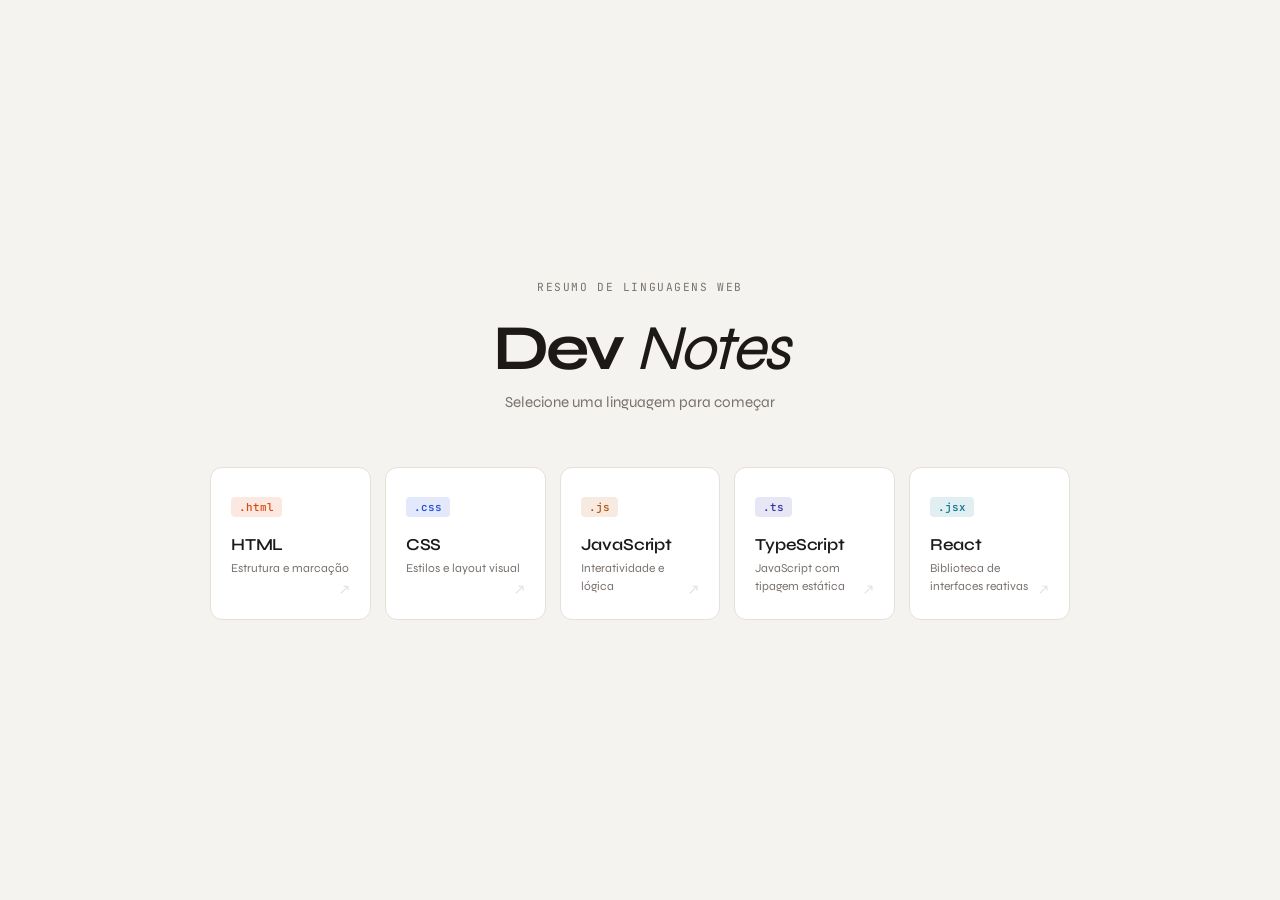
<file: index.html>
<!DOCTYPE html>
<html lang="pt-BR">
<head>
<meta charset="UTF-8">
<meta name="viewport" content="width=device-width, initial-scale=1.0">
<title>Dev Notes</title>
<link rel="stylesheet" href="style.css">
<link rel="preconnect" href="https://fonts.googleapis.com">
<link href="https://fonts.googleapis.com/css2?family=Syne:wght@400;500;600;700&family=JetBrains+Mono:wght@400;500&display=swap" rel="stylesheet">
</head>
<body>

<!-- HOME -->
<div id="home">
  <p class="home-eyebrow">resumo de linguagens web</p>
  <h1 class="home-h1">Dev <em>Notes</em></h1>
  <p class="home-sub">Selecione uma linguagem para começar</p>
  <div class="lang-grid" id="langGrid"></div>
</div>

<!-- DETAIL -->
<div id="detail">
  <header class="det-header">
    <button class="back-btn" onclick="goHome()">← voltar</button>
    <div class="det-lang-info">
      <div class="det-dot" id="detDot"></div>
      <span class="det-name" id="detName"></span>
    </div>
  </header>
  <div class="det-body">
    <nav class="sidebar" id="sidebar"></nav>
    <main class="content-area" id="contentArea"></main>
  </div>
</div>

<script src="script.js">
</script>
</body>
</html>
</file>
<file: style.css>
*,*::before,*::after{box-sizing:border-box;margin:0;padding:0}
:root{
  --bg:#f5f3ef;--surface:#fff;--border:#e5e0d8;
  --text:#1c1917;--muted:#78716c;--radius:12px;
  --code-bg:#18181b;--lang:#1c1917;
  font-size:16px;
}
body{font-family:'Syne',sans-serif;background:var(--bg);color:var(--text);min-height:100vh;overflow-x:hidden}
::-webkit-scrollbar{width:5px;height:5px}
::-webkit-scrollbar-track{background:transparent}
::-webkit-scrollbar-thumb{background:var(--border);border-radius:99px
}


/* ── HOME ── */
#home{min-height:100vh;display:flex;flex-direction:column;align-items:center;justify-content:center;padding:2rem;gap:0}
.home-eyebrow{font-family:'JetBrains Mono',monospace;font-size:.7rem;letter-spacing:.14em;text-transform:uppercase;color:var(--muted);margin-bottom:1.25rem;opacity:0;animation:fadeUp .5s .1s ease forwards}
.home-h1{font-size:clamp(2.2rem,6vw,4rem);font-weight:700;letter-spacing:-.04em;line-height:1.1;text-align:center;margin-bottom:.5rem;opacity:0;animation:fadeUp .5s .2s ease forwards}
.home-h1 em{font-style:italic;font-weight:400}
.home-sub{color:var(--muted);font-size:.95rem;margin-bottom:3.5rem;font-weight:400;opacity:0;animation:fadeUp .5s .3s ease forwards}
.lang-grid{display:grid;grid-template-columns:repeat(5,1fr);gap:.875rem;width:100%;max-width:860px}
.lang-card{
  background:var(--surface);border:1px solid var(--border);border-radius:var(--radius);
  padding:1.75rem 1.25rem 1.5rem;cursor:pointer;text-align:left;position:relative;overflow:hidden;
  transition:transform .22s ease,box-shadow .22s ease,border-color .22s ease;
  opacity:0;animation:fadeUp .45s ease forwards;
}
.lang-card:nth-child(1){animation-delay:.15s}.lang-card:nth-child(2){animation-delay:.2s}
.lang-card:nth-child(3){animation-delay:.25s}.lang-card:nth-child(4){animation-delay:.3s}
.lang-card:nth-child(5){animation-delay:.35s}
.lang-card::after{
  content:'';position:absolute;bottom:0;left:0;right:0;height:2px;
  background:var(--lang);transform:scaleX(0);transition:transform .22s ease;transform-origin:left
}
.lang-card:hover{transform:translateY(-5px);box-shadow:0 16px 40px rgba(0,0,0,.09);border-color:transparent}
.lang-card:hover::after{transform:scaleX(1)}
.lc-tag{
  font-family:'JetBrains Mono',monospace;font-size:.68rem;font-weight:500;
  background:color-mix(in srgb,var(--lang) 12%,transparent);
  color:var(--lang);padding:.2rem .5rem;border-radius:4px;
  display:inline-block;margin-bottom:1.1rem
}
.lc-name{font-size:1.05rem;font-weight:600;margin-bottom:.2rem;letter-spacing:-.01em}
.lc-desc{font-size:.75rem;color:var(--muted);line-height:1.5;font-weight:400}
.lc-arrow{
  position:absolute;bottom:1.25rem;right:1.25rem;
  font-size:.9rem;color:var(--border);transition:color .2s,transform .2s
}
.lang-card:hover .lc-arrow{color:var(--lang);transform:translate(2px,-2px)}

/* ── DETAIL ── */
#detail{display:none;min-height:100vh;flex-direction:column}
#detail.active{display:flex;animation:fadeIn .35s ease}
.det-header{
  position:sticky;top:0;z-index:100;
  background:rgba(245,243,239,.93);backdrop-filter:blur(16px);
  border-bottom:1px solid var(--border);padding:.9rem 1.75rem;
  display:flex;align-items:center;gap:1rem
}
.back-btn{
  display:flex;align-items:center;gap:.5rem;
  background:none;border:1px solid var(--border);border-radius:8px;
  padding:.45rem .9rem;cursor:pointer;font-family:'Syne',sans-serif;
  font-size:.8rem;color:var(--muted);transition:all .18s
}
.back-btn:hover{color:var(--text);border-color:var(--text)}
.det-lang-info{display:flex;align-items:center;gap:.65rem;margin-left:.25rem}
.det-dot{width:8px;height:8px;border-radius:50%;background:var(--lang);flex-shrink:0}
.det-name{font-size:.95rem;font-weight:600;letter-spacing:-.01em}
.det-body{display:grid;grid-template-columns:220px 1fr;flex:1;overflow:hidden}

/* ── SIDEBAR ── */
.sidebar{border-right:1px solid var(--border);padding:1.5rem .875rem;position:sticky;top:57px;height:calc(100vh - 57px);overflow-y:auto}
.sb-label{
  font-family:'JetBrains Mono',monospace;font-size:.62rem;letter-spacing:.1em;
  text-transform:uppercase;color:var(--muted);margin-bottom:.5rem;padding:0 .5rem;display:block
}
.sb-item{
  display:flex;align-items:center;gap:.5rem;
  padding:.55rem .75rem;border-radius:8px;cursor:pointer;
  font-size:.83rem;color:var(--muted);transition:all .15s;
  margin-bottom:1px;border:1px solid transparent;line-height:1.3
}
.sb-item:hover{background:var(--surface);color:var(--text)}
.sb-item.active{
  background:color-mix(in srgb,var(--lang) 9%,var(--surface));
  color:var(--lang);border-color:color-mix(in srgb,var(--lang) 22%,transparent);font-weight:600
}
.sb-num{font-family:'JetBrains Mono',monospace;font-size:.6rem;color:color-mix(in srgb,var(--muted) 60%,transparent);min-width:18px}

/* ── CONTENT ── */
.content-area{padding:2.5rem 3rem;overflow-y:auto;height:calc(100vh - 57px)}
.topic-panel{display:none}
.topic-panel.active{display:block;animation:slideR .28s ease}
.tp-title{font-size:clamp(1.6rem,3vw,2.2rem);font-weight:700;letter-spacing:-.035em;margin-bottom:.4rem}
.tp-sub{color:var(--muted);font-size:.9rem;line-height:1.7;margin-bottom:2rem;padding-bottom:1.5rem;border-bottom:1px solid var(--border)}
.sec{margin-bottom:2.25rem}
.sec-title{
  font-family:'JetBrains Mono',monospace;font-size:.65rem;letter-spacing:.1em;
  text-transform:uppercase;color:var(--lang);margin-bottom:.75rem;display:flex;align-items:center;gap:.5rem
}
.sec-title::after{content:'';flex:1;height:1px;background:color-mix(in srgb,var(--lang) 20%,transparent)}
.sec-text{font-size:.9rem;line-height:1.8;color:#44403c;margin-bottom:.875rem}
.concepts{display:grid;gap:.45rem;margin-bottom:1rem}
.ci{
  display:flex;gap:.75rem;align-items:flex-start;
  padding:.7rem .9rem;background:var(--surface);border:1px solid var(--border);
  border-radius:8px;font-size:.855rem
}
.ci-key{
  font-family:'JetBrains Mono',monospace;font-size:.75rem;
  background:color-mix(in srgb,var(--lang) 11%,transparent);
  color:var(--lang);padding:.15rem .45rem;border-radius:4px;white-space:nowrap;font-weight:500;flex-shrink:0
}
.ci-val{color:var(--muted);line-height:1.55;font-size:.84rem}
.tip{
  background:color-mix(in srgb,var(--lang) 7%,var(--surface));
  border:1px solid color-mix(in srgb,var(--lang) 22%,transparent);
  border-radius:8px;padding:.8rem 1rem;font-size:.855rem;line-height:1.65;
  color:var(--text);margin-bottom:1rem
}
.tip b{color:var(--lang)}

/* ── CODE BLOCK ── */
.cb{background:var(--code-bg);border-radius:10px;margin-bottom:1.5rem;overflow:hidden}
.cb-head{
  display:flex;align-items:center;justify-content:space-between;
  padding:.55rem 1rem;border-bottom:1px solid rgba(255,255,255,.07)
}
.cb-dots{display:flex;gap:5px}
.cb-dots span{width:8px;height:8px;border-radius:50%}
.cb-dots span:nth-child(1){background:#ff5f57}
.cb-dots span:nth-child(2){background:#febc2e}
.cb-dots span:nth-child(3){background:#28c840}
.cb-lang{font-family:'JetBrains Mono',monospace;font-size:.65rem;color:rgba(255,255,255,.35);letter-spacing:.06em}
.cb-body{
  padding:1.2rem 1.5rem;font-family:'JetBrains Mono',monospace;
  font-size:.79rem;line-height:1.75;color:#e4e4e7;overflow-x:auto;
  white-space:pre
}
.ct{color:#7dd3fc}.ca{color:#86efac}.cv{color:#fcd34d}
.cs{color:#c084fc}.cp{color:#67e8f9}.cu{color:#fca5a5}
.ck{color:#f9a8d4}.cf{color:#86efac}.cn{color:#fb923c}
.cc{color:rgba(255,255,255,.3);font-style:italic}.cty{color:#93c5fd}

/* ── ANIMATIONS ── */
@keyframes fadeIn{from{opacity:0}to{opacity:1}}
@keyframes fadeUp{from{opacity:0;transform:translateY(18px)}to{opacity:1;transform:translateY(0)}}
@keyframes slideR{from{opacity:0;transform:translateX(10px)}to{opacity:1;transform:translateX(0)}}

/* ── RESPONSIVE ── */
@media(max-width:900px){
  .lang-grid{grid-template-columns:repeat(3,1fr)}
  .det-body{grid-template-columns:1fr}
  .sidebar{position:static;height:auto;border-right:none;border-bottom:1px solid var(--border);
    padding:1rem;display:flex;flex-wrap:wrap;gap:.35rem;overflow-x:auto;white-space:nowrap}
  .sb-label{display:none}
  .sb-item{padding:.35rem .7rem;font-size:.78rem}
  .sb-num{display:none}
  .content-area{height:auto;padding:1.5rem}
}
@media(max-width:600px){
  .lang-grid{grid-template-columns:1fr 1fr}
  .home-h1{font-size:2rem}
  .content-area{padding:1.25rem}
}
</file>
